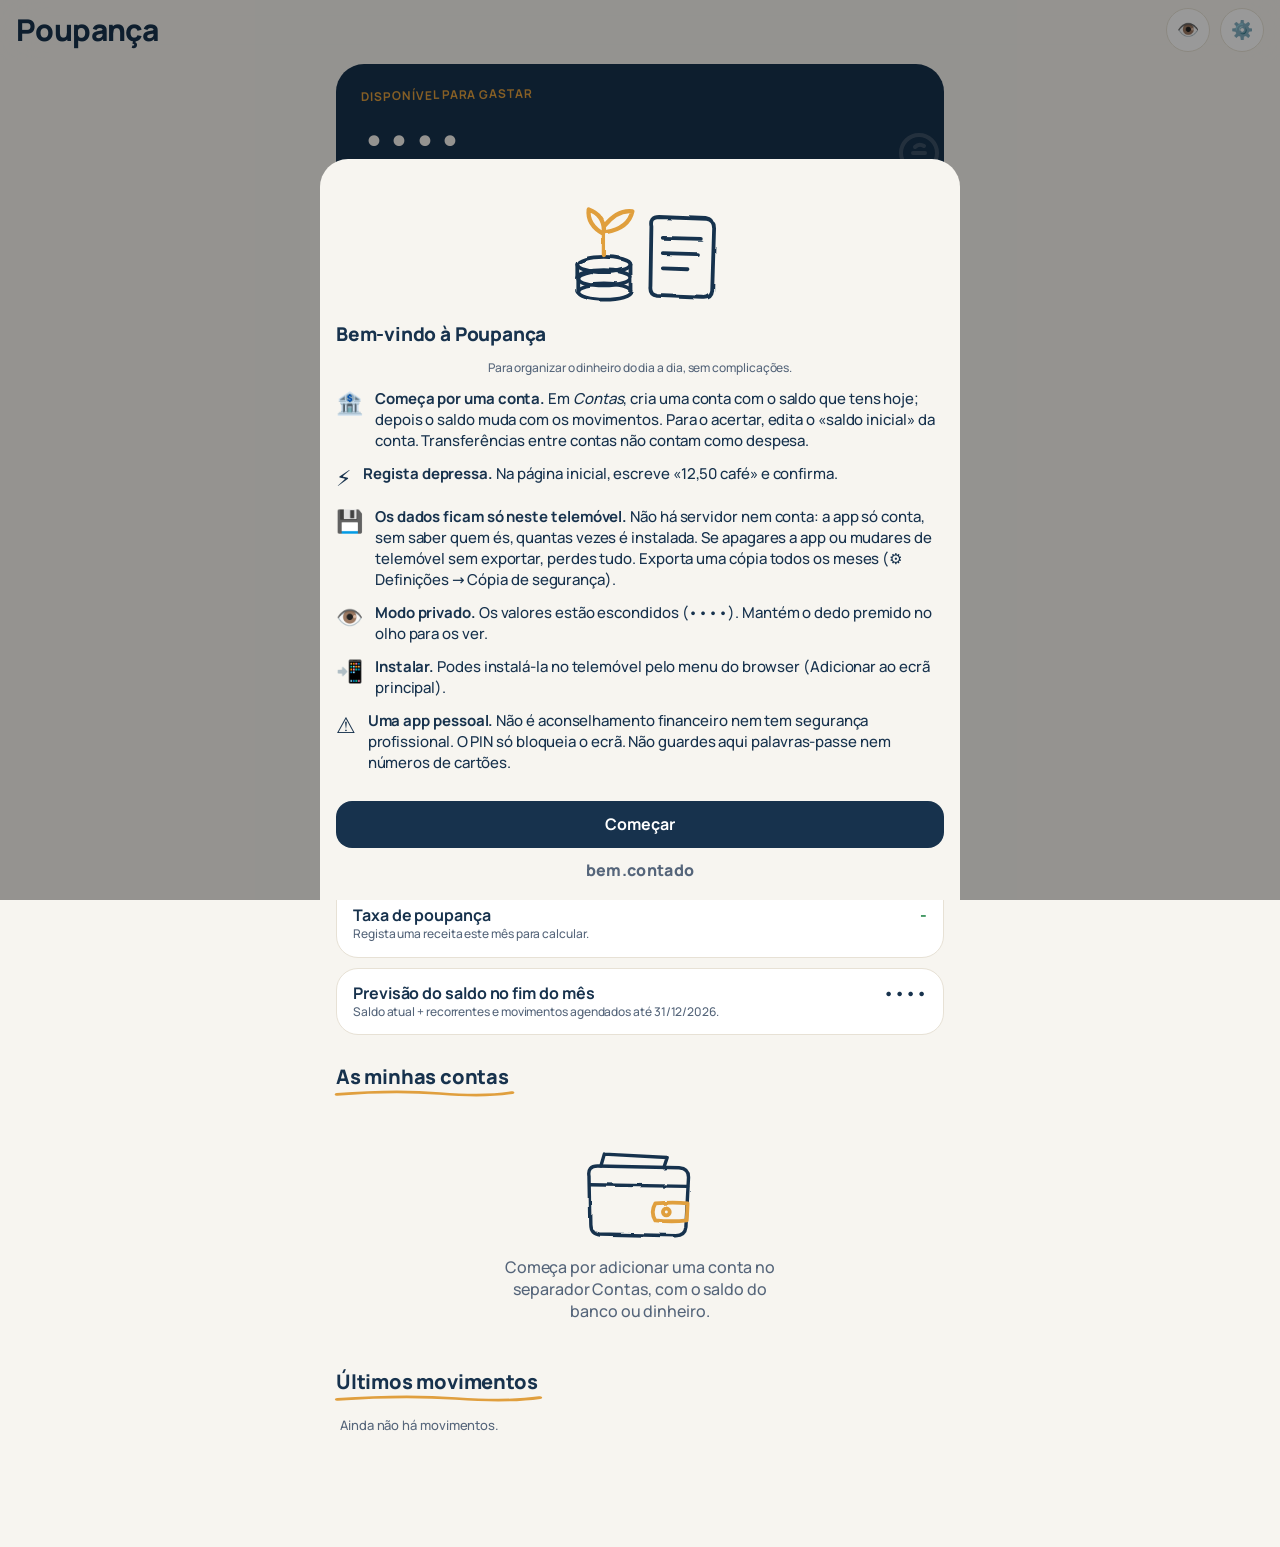
<file: index.html>
<!doctype html>
<html lang="pt-PT">
<head>
<meta charset="utf-8">
<meta name="viewport" content="width=device-width, initial-scale=1, viewport-fit=cover">
<title>Poupança</title>
<meta http-equiv="Content-Security-Policy" content="default-src 'self'; script-src 'self'; style-src 'self' 'unsafe-inline'; img-src 'self' data: blob: https://bemcontadopt.goatcounter.com; base-uri 'none'; form-action 'none'; object-src 'none'">
<meta name="theme-color" content="#F7F5F0" media="(prefers-color-scheme: light)">
<meta name="theme-color" content="#0e1f31" media="(prefers-color-scheme: dark)">
<meta name="apple-mobile-web-app-capable" content="yes">
<meta name="mobile-web-app-capable" content="yes">
<meta name="apple-mobile-web-app-title" content="Poupança">
<meta name="apple-mobile-web-app-status-bar-style" content="black-translucent">
<link rel="manifest" href="manifest.webmanifest">
<link rel="apple-touch-icon" href="icons/apple-touch-icon.png">
<link rel="icon" href="icons/icon-192.png">
<link rel="preload" href="fonts/manrope-latin-800-normal.woff2" as="font" type="font/woff2" crossorigin>
<link rel="stylesheet" href="style.css">
</head>
<body>
<svg width="0" height="0" style="position:absolute" aria-hidden="true" focusable="false"><filter id="mao"><feTurbulence type="fractalNoise" baseFrequency="0.035" numOctaves="2" seed="7"/><feDisplacementMap in="SourceGraphic" scale="3.5"/></filter></svg>
<header id="top"><h1 id="title">Poupança</h1><div class="hr"><button id="eye" aria-label="Mostrar valores (mantém premido; com leitor de ecrã, toca duas vezes)" aria-pressed="false">👁️</button><button id="defs" aria-label="Definições">⚙️</button><button id="add" aria-label="Adicionar">+</button></div></header>
<main id="view"></main>
<nav id="tabs"></nav>
<div id="cover"><div>🔒<br>Poupança</div></div>
<div id="lock" hidden role="dialog" aria-modal="true" aria-label="Bloqueio com PIN"></div>
<div id="sheet-bg" hidden><div id="sheet" role="dialog" aria-modal="true"></div></div>
<input id="file" type="file" accept=".json,application/json" hidden>
<script src="desafios.js"></script>
<script src="analise.js"></script>
<script src="app.js"></script>
</body>
</html>
</file>
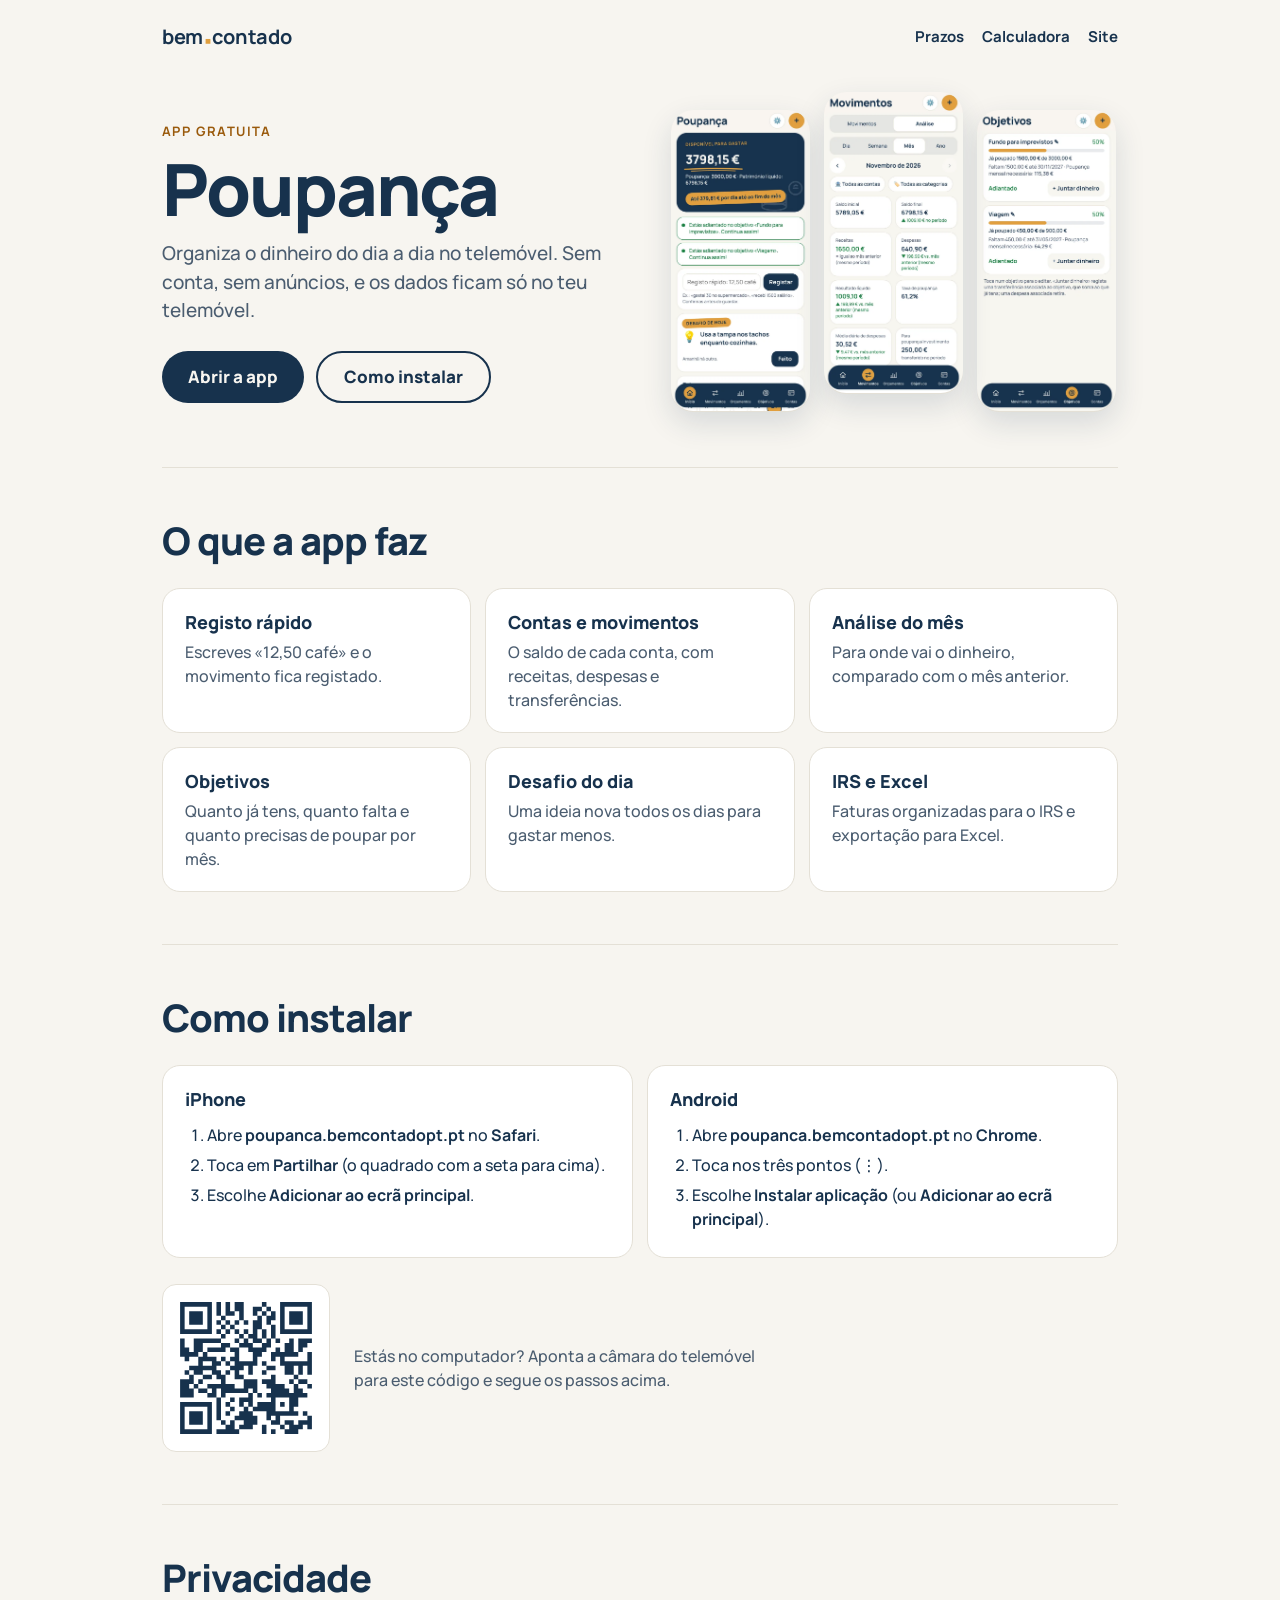
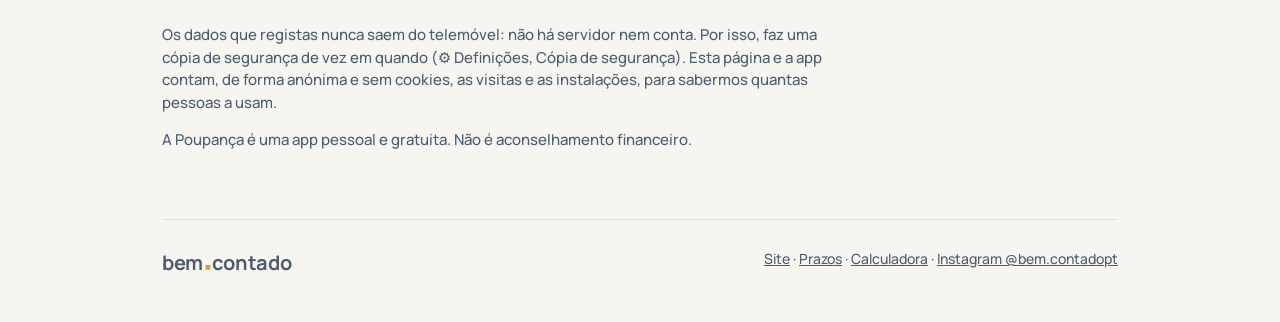
<file: instalar/index.html>
<!doctype html>
<html lang="pt-PT">
<head>
<meta charset="utf-8">
<meta name="viewport" content="width=device-width, initial-scale=1, viewport-fit=cover">
<title>Poupança · app gratuita da bem.contado</title>
<meta name="description" content="Poupança: app gratuita para organizar o dinheiro do dia a dia. Sem conta, sem anúncios, com os dados só no teu telemóvel.">
<meta property="og:title" content="Poupança · app gratuita da bem.contado">
<meta property="og:description" content="Organiza o dinheiro do dia a dia no telemóvel. Sem conta, sem anúncios, com os dados só no teu telemóvel.">
<meta property="og:image" content="https://poupanca.bemcontadopt.pt/instalar/img/inicio.webp">
<meta property="og:url" content="https://poupanca.bemcontadopt.pt/instalar/">
<meta name="theme-color" content="#17324D">
<link rel="icon" href="../icons/icon-192.png">
<link rel="apple-touch-icon" href="../icons/apple-touch-icon.png">
<link rel="preload" href="../fonts/manrope-latin-800-normal.woff2" as="font" type="font/woff2" crossorigin>
<style>
@font-face { font-family: Manrope; src: url(../fonts/manrope-latin-500-normal.woff2) format("woff2"); font-weight: 500; font-display: swap; }
@font-face { font-family: Manrope; src: url(../fonts/manrope-latin-700-normal.woff2) format("woff2"); font-weight: 700; font-display: swap; }
@font-face { font-family: Manrope; src: url(../fonts/manrope-latin-800-normal.woff2) format("woff2"); font-weight: 800; font-display: swap; }
/* --ambar nos pormenores; nas letras pequenas sobre fundo claro usa-se o âmbar escuro (contraste 5,0:1) */
:root { --azul: #17324D; --creme: #F7F5F0; --ambar: #E09F3E; --ambar-letra: #9A5A0C; --texto: #17324D; --suave: #4b5d70; --linha: #e4e0d6; }
* { box-sizing: border-box; }
html, body { margin: 0; }
body { font-family: Manrope, system-ui, sans-serif; font-weight: 500; color: var(--texto); background: var(--creme); line-height: 1.5; -webkit-text-size-adjust: 100%; }
a { color: inherit; }
.wrap { max-width: 1000px; margin: 0 auto; padding: 0 22px; }
header.topo { padding: 22px 0; display: flex; justify-content: space-between; align-items: center; gap: 12px 20px; flex-wrap: wrap; }
.topo nav { display: flex; gap: 18px; font-weight: 700; font-size: 15px; }
.topo nav a { text-decoration: none; white-space: nowrap; }
.topo nav a:hover { text-decoration: underline; text-decoration-color: var(--ambar); text-decoration-thickness: 3px; text-underline-offset: 6px; }
.marca { font-weight: 700; font-size: 20px; letter-spacing: -.3px; text-decoration: none; white-space: nowrap; }
.sr { position: absolute; width: 1px; height: 1px; overflow: hidden; clip: rect(0 0 0 0); white-space: nowrap; }
.marca .ponto { display: inline-block; width: .3em; height: .3em; margin: 0 .05em 0 .07em; fill: var(--ambar); vertical-align: baseline; }
.hero { display: grid; gap: 36px; align-items: center; padding: 18px 0 56px; }
.etiqueta { display: inline-block; color: var(--ambar-letra); font-weight: 700; font-size: 13px; letter-spacing: 1.4px; text-transform: uppercase; }
h1 { font-weight: 800; font-size: clamp(44px, 9vw, 72px); line-height: 1.02; letter-spacing: -2px; margin: 10px 0 14px; }
.sub { font-size: 19px; color: var(--suave); margin: 0 0 26px; max-width: 30em; }
.botoes { display: flex; flex-wrap: wrap; gap: 12px; }
.btn { display: inline-flex; align-items: center; justify-content: center; min-height: 52px; padding: 0 26px; border-radius: 999px; font-weight: 800; font-size: 17px; text-decoration: none; }
.btn.principal { background: var(--azul); color: var(--creme); }
.btn.secundario { border: 2px solid var(--azul); }
.btn:focus-visible { outline: 3px solid var(--ambar); outline-offset: 3px; }
.ecras { display: flex; gap: 14px; justify-content: center; }
.ecras img { width: 31%; max-width: 230px; height: auto; border-radius: 22px; box-shadow: 0 1px 0 var(--linha), 0 12px 30px rgba(23, 50, 77, .14); background: #fff; }
.ecras img:nth-child(2) { transform: translateY(-18px); }
section { padding: 52px 0; border-top: 1px solid var(--linha); }
h2 { font-weight: 800; font-size: clamp(28px, 5vw, 38px); letter-spacing: -1px; line-height: 1.1; margin: 0 0 26px; }
.grelha { display: grid; gap: 14px; }
.cartao { background: #fff; border: 1px solid var(--linha); border-radius: 18px; padding: 20px 22px; }
.cartao h3 { margin: 0 0 4px; font-size: 18px; font-weight: 800; }
.cartao p { margin: 0; color: var(--suave); }
.passos { display: grid; gap: 14px; }
.passos ol { margin: 10px 0 0; padding-left: 22px; }
.passos li { margin: 6px 0; }
.qr { display: flex; gap: 24px; align-items: center; flex-wrap: wrap; }
.qr img { width: 168px; height: 168px; border-radius: 14px; border: 1px solid var(--linha); background: #fff; padding: 8px; }
.qr p { max-width: 26em; margin: 0; color: var(--suave); }
.nota { color: var(--suave); font-size: 15px; max-width: 46em; }
footer { padding: 28px 0 44px; border-top: 1px solid var(--linha); color: var(--suave); font-size: 14px; display: flex; flex-wrap: wrap; gap: 8px 20px; justify-content: space-between; }
@media (min-width: 760px) {
  .hero { grid-template-columns: 1.05fr 1fr; padding-top: 36px; }
  .grelha { grid-template-columns: repeat(3, 1fr); }
  .passos { grid-template-columns: 1fr 1fr; }
}
@media (prefers-color-scheme: dark) {
  :root { --creme: #0e1f31; --texto: #F7F5F0; --suave: #b9c3cd; --linha: #24384d; }
  .btn.principal { background: var(--ambar); color: #0e1f31; }
  .btn.secundario { border-color: #F7F5F0; }
  .etiqueta { color: var(--ambar); }
  .cartao { background: #132a41; }
}
</style>
</head>
<body>
<div class="wrap">
  <header class="topo"><a class="marca" href="https://bemcontadopt.pt/">bem<span class="sr">.</span><svg class="ponto" viewBox="0 0 10 10" aria-hidden="true"><rect x="1" y="1.6" width="8" height="8"/></svg>contado<span class="sr">, site</span></a>
    <nav aria-label="Ligações"><a href="https://bemcontadopt.pt/prazos/">Prazos</a> <a href="https://bemcontadopt.pt/quanto-por-de-lado/">Calculadora</a> <a href="https://bemcontadopt.pt/">Site</a></nav>
  </header>

  <main>
    <div class="hero">
      <div>
        <span class="etiqueta">App gratuita</span>
        <h1>Poupança</h1>
        <p class="sub">Organiza o dinheiro do dia a dia no telemóvel. Sem conta, sem anúncios, e os dados ficam só no teu telemóvel.</p>
        <div class="botoes">
          <a class="btn principal" href="../" data-contar="abrir-app">Abrir a app</a>
          <a class="btn secundario" href="#instalar" data-contar="ver-instrucoes">Como instalar</a>
        </div>
      </div>
      <div class="ecras">
        <img src="img/inicio.webp" width="585" height="1266" alt="Ecrã inicial da Poupança com o dinheiro disponível para gastar, os objetivos e o registo rápido">
        <img src="img/analise.webp" width="585" height="1266" alt="Análise do mês com receitas, despesas, resultado e taxa de poupança">
        <img src="img/objetivos.webp" width="585" height="1266" alt="Objetivos de poupança com o valor já poupado e a poupança mensal necessária">
      </div>
    </div>

    <section aria-labelledby="t-faz">
      <h2 id="t-faz">O que a app faz</h2>
      <div class="grelha">
        <div class="cartao"><h3>Registo rápido</h3><p>Escreves «12,50 café» e o movimento fica registado.</p></div>
        <div class="cartao"><h3>Contas e movimentos</h3><p>O saldo de cada conta, com receitas, despesas e transferências.</p></div>
        <div class="cartao"><h3>Análise do mês</h3><p>Para onde vai o dinheiro, comparado com o mês anterior.</p></div>
        <div class="cartao"><h3>Objetivos</h3><p>Quanto já tens, quanto falta e quanto precisas de poupar por mês.</p></div>
        <div class="cartao"><h3>Desafio do dia</h3><p>Uma ideia nova todos os dias para gastar menos.</p></div>
        <div class="cartao"><h3>IRS e Excel</h3><p>Faturas organizadas para o IRS e exportação para Excel.</p></div>
      </div>
    </section>

    <section id="instalar" aria-labelledby="t-instalar">
      <h2 id="t-instalar">Como instalar</h2>
      <div class="passos">
        <div class="cartao"><h3>iPhone</h3>
          <ol>
            <li>Abre <b>poupanca.bemcontadopt.pt</b> no <b>Safari</b>.</li>
            <li>Toca em <b>Partilhar</b> (o quadrado com a seta para cima).</li>
            <li>Escolhe <b>Adicionar ao ecrã principal</b>.</li>
          </ol>
        </div>
        <div class="cartao"><h3>Android</h3>
          <ol>
            <li>Abre <b>poupanca.bemcontadopt.pt</b> no <b>Chrome</b>.</li>
            <li>Toca nos três pontos (⋮).</li>
            <li>Escolhe <b>Instalar aplicação</b> (ou <b>Adicionar ao ecrã principal</b>).</li>
          </ol>
        </div>
      </div>
      <div class="qr" style="margin-top:26px">
        <img src="qr.svg" width="168" height="168" alt="Código QR para abrir poupanca.bemcontadopt.pt/instalar">
        <p>Estás no computador? Aponta a câmara do telemóvel para este código e segue os passos acima.</p>
      </div>
    </section>

    <section aria-labelledby="t-priv">
      <h2 id="t-priv">Privacidade</h2>
      <p class="nota">Os dados que registas nunca saem do telemóvel: não há servidor nem conta. Por isso, faz uma cópia de segurança de vez em quando (⚙️ Definições, Cópia de segurança). Esta página e a app contam, de forma anónima e sem cookies, as visitas e as instalações, para sabermos quantas pessoas a usam.</p>
      <p class="nota">A Poupança é uma app pessoal e gratuita. Não é aconselhamento financeiro.</p>
    </section>
  </main>

  <footer>
    <a class="marca" href="https://bemcontadopt.pt/">bem<span class="sr">.</span><svg class="ponto" viewBox="0 0 10 10" aria-hidden="true"><rect x="1" y="1.6" width="8" height="8"/></svg>contado<span class="sr">, site</span></a>
    <span><a href="https://bemcontadopt.pt/">Site</a> · <a href="https://bemcontadopt.pt/prazos/">Prazos</a> · <a href="https://bemcontadopt.pt/quanto-por-de-lado/">Calculadora</a> · <a href="https://www.instagram.com/bem.contadopt/">Instagram @bem.contadopt</a></span>
  </footer>
</div>
<script src="contador.js"></script>
</body>
</html>
</file>
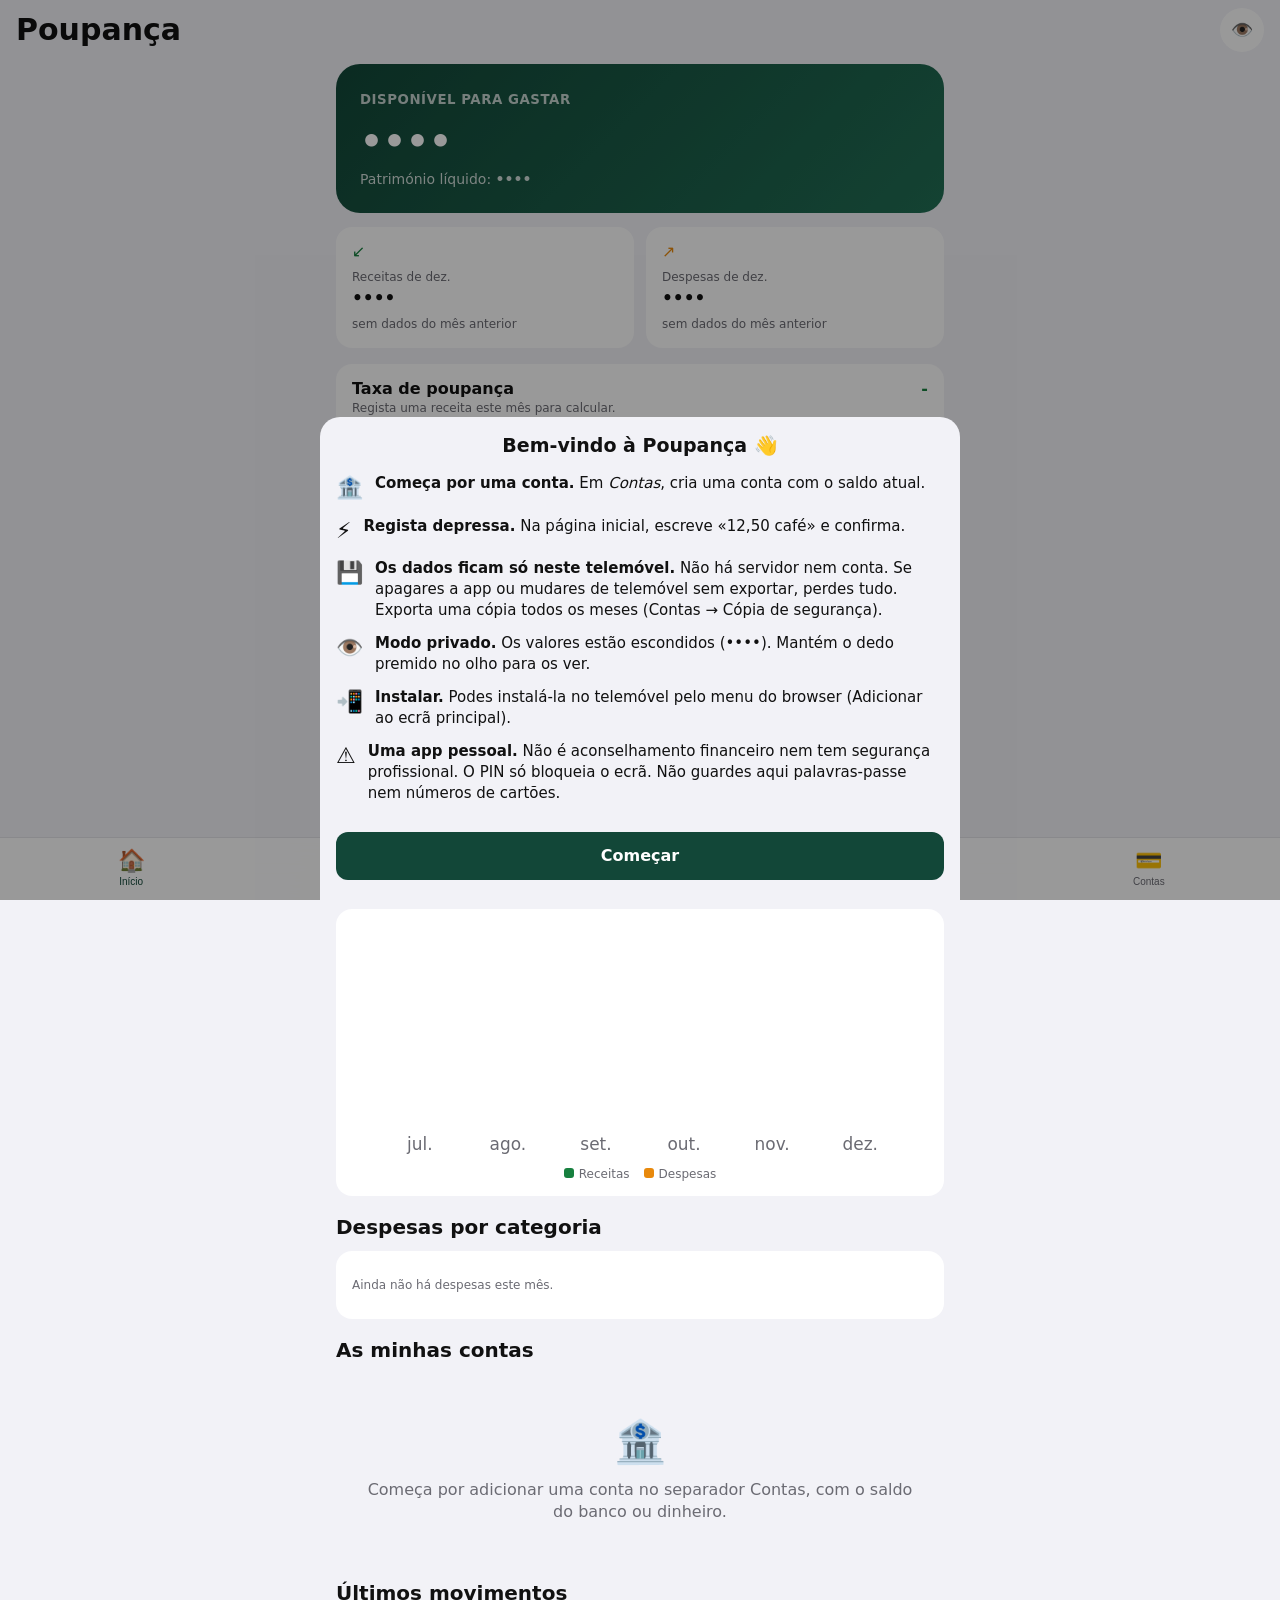
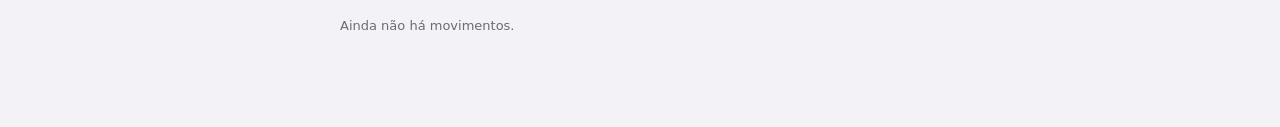
<file: testes/versao-anterior-v20/index.html>
<!doctype html>
<html lang="pt-PT">
<head>
<meta charset="utf-8">
<meta name="viewport" content="width=device-width, initial-scale=1, viewport-fit=cover">
<title>Poupança</title>
<meta http-equiv="Content-Security-Policy" content="default-src 'self'; script-src 'self'; style-src 'self' 'unsafe-inline'; img-src 'self' data: blob:; base-uri 'none'; form-action 'none'; object-src 'none'">
<meta name="theme-color" content="#124738">
<meta name="apple-mobile-web-app-capable" content="yes">
<meta name="mobile-web-app-capable" content="yes">
<meta name="apple-mobile-web-app-title" content="Poupança">
<meta name="apple-mobile-web-app-status-bar-style" content="black-translucent">
<link rel="manifest" href="manifest.webmanifest">
<link rel="apple-touch-icon" href="icons/apple-touch-icon.png">
<link rel="icon" href="icons/icon-192.png">
<link rel="stylesheet" href="style.css">
</head>
<body>
<header id="top"><h1 id="title">Poupança</h1><div class="hr"><button id="eye" aria-label="Mostrar valores (mantém premido; com leitor de ecrã, toca duas vezes)" aria-pressed="false">👁️</button><button id="add" aria-label="Adicionar">+</button></div></header>
<main id="view"></main>
<nav id="tabs"></nav>
<div id="cover"><div>🔒<br>Poupança</div></div>
<div id="lock" hidden role="dialog" aria-modal="true" aria-label="Bloqueio com PIN"></div>
<div id="sheet-bg" hidden><div id="sheet" role="dialog" aria-modal="true"></div></div>
<script src="app.js"></script>
</body>
</html>
</file>
<file: style.css>
:root{--forest:#124738;--forest2:#216e54;--bg:#f2f2f7;--card:#fff;--text:#111;--sub:#6b6b73;--line:#e3e3e8;--green:#1f9d55;--red:#d93a3a;--orange:#e8890c}
@media(prefers-color-scheme:dark){:root{--bg:#000;--card:#1c1c1e;--text:#f2f2f7;--sub:#9a9aa2;--line:#2c2c2e;--forest:#3fae8a;--forest2:#2c7d63}}
*{box-sizing:border-box;-webkit-tap-highlight-color:transparent}
html,body{margin:0;height:100%}
body{font:16px/1.35 -apple-system,BlinkMacSystemFont,"SF Pro Text",system-ui,sans-serif;background:var(--bg);color:var(--text);overscroll-behavior:none}
header{position:fixed;top:0;left:0;right:0;z-index:5;display:flex;align-items:center;justify-content:space-between;padding:calc(env(safe-area-inset-top) + 8px) 16px 8px;background:color-mix(in srgb,var(--bg) 88%,transparent);backdrop-filter:blur(20px);-webkit-backdrop-filter:blur(20px)}
h1{margin:0;font-size:30px;font-weight:700}
#add{width:36px;height:36px;border-radius:50%;border:0;background:var(--forest);color:#fff;font-size:24px;line-height:1}
main{padding:calc(env(safe-area-inset-top) + 64px) 16px calc(env(safe-area-inset-bottom) + 84px);max-width:640px;margin:0 auto}
nav{position:fixed;bottom:0;left:0;right:0;z-index:5;display:flex;padding:6px 4px calc(env(safe-area-inset-bottom) + 4px);background:color-mix(in srgb,var(--card) 90%,transparent);backdrop-filter:blur(20px);-webkit-backdrop-filter:blur(20px);border-top:1px solid var(--line)}
nav button{flex:1;border:0;background:none;color:var(--sub);font-size:10px;display:flex;flex-direction:column;align-items:center;gap:2px;padding:4px 0}
nav button span{font-size:22px}
nav button.on{color:var(--forest)}
.hero{background:linear-gradient(135deg,#124738,#216e54);color:#fff;border-radius:24px;padding:24px;margin-bottom:14px}
.hero small{opacity:.75;font-weight:600;letter-spacing:.04em}
.hero b{display:block;font-size:36px;margin:8px 0 4px;font-weight:700}
.hero div{opacity:.8;font-size:14px}
.row2{display:grid;grid-template-columns:1fr 1fr;gap:12px;margin-bottom:6px}
.card{background:var(--card);border-radius:16px;padding:14px 16px;margin-bottom:10px}
.metric small{color:var(--sub);display:block;margin:6px 0 2px;font-size:12px}
.metric b{font-size:17px}
h2{font-size:20px;margin:18px 0 10px}
.item{display:flex;align-items:center;gap:12px;background:var(--card);padding:12px 16px;border-bottom:1px solid var(--line);width:100%;border-left:0;border-right:0;border-top:0;text-align:left;color:inherit;font:inherit}
.list{border-radius:16px;overflow:hidden;margin-bottom:12px}
.list .item:last-child{border-bottom:0}
.ico{width:36px;height:36px;border-radius:10px;background:color-mix(in srgb,var(--forest) 12%,transparent);display:grid;place-items:center;font-size:18px;flex:none}
.grow{flex:1;min-width:0}
.grow div:first-child{font-weight:500}
.sub{color:var(--sub);font-size:12px}
.amt{font-weight:600;white-space:nowrap}
.pos{color:var(--green)}.neg{color:var(--red)}
.bar{height:8px;border-radius:4px;background:var(--line);overflow:hidden;margin:8px 0}
.bar i{display:block;height:100%;background:var(--forest);border-radius:4px}
.bar.over i{background:var(--red)}
.empty{text-align:center;color:var(--sub);padding:40px 20px}
.empty span{font-size:42px;display:block;margin-bottom:8px}
.note{color:var(--sub);font-size:13px;margin:8px 4px}
#sheet-bg{position:fixed;inset:0;z-index:20;background:rgba(0,0,0,.4);display:flex;align-items:flex-end;justify-content:center}
#sheet-bg[hidden]{display:none}
#sheet{background:var(--bg);width:100%;max-width:640px;max-height:92%;overflow:auto;border-radius:20px 20px 0 0;padding:16px 16px calc(env(safe-area-inset-bottom) + 20px)}
#sheet h3{margin:0 0 14px;text-align:center}
label{display:block;font-size:13px;color:var(--sub);margin:12px 4px 4px}
input,select{width:100%;font:inherit;font-size:16px;padding:12px;border-radius:12px;border:1px solid var(--line);background:var(--card);color:var(--text)}
.btns{display:flex;gap:10px;margin-top:20px}
.btn{flex:1;padding:13px;border-radius:12px;border:0;font:inherit;font-weight:600;background:var(--card);color:var(--text)}
.btn.main{background:var(--forest);color:#fff}
.btn.del{color:var(--red)}
.btn:disabled{opacity:.4}
.seg{display:flex;background:var(--line);border-radius:10px;padding:2px}
.seg button{flex:1;border:0;background:none;padding:8px;border-radius:8px;font:inherit;font-size:14px;color:var(--text)}
.seg button.on{background:var(--card);font-weight:600}
.step{display:flex;align-items:center;gap:10px;margin-top:8px}
.step button{width:34px;height:34px;border-radius:50%;border:0;background:var(--line);color:var(--text);font-size:18px}
.step span{flex:1;font-size:13px;color:var(--sub)}
.hero b{font-size:36px}
.between{display:flex;justify-content:space-between;align-items:baseline;gap:8px}
.row2 .btn{padding:14px 8px}
.btn.alt{background:var(--forest2)}
.card.metric small{display:block}
.metric small.pos,.metric small.neg{margin-top:4px}
.warnt{color:var(--orange)}
.bar.warn i{background:var(--orange)}
.card.example{opacity:.55}
.alert{border-radius:12px;padding:11px 14px;margin-bottom:8px;font-size:14px;background:var(--card);border-left:4px solid var(--sub)}
.alert.neg{border-color:var(--red)}.alert.warn{border-color:var(--orange)}.alert.pos{border-color:var(--green)}.alert.info{border-color:var(--forest)}
.kv{display:flex;flex-wrap:wrap;gap:10px 16px}
.kv>div{flex:1 1 40%;display:flex;flex-direction:column}
.kv span,.kv2 span{color:var(--sub);font-size:12px}
.kv b{font-size:16px}
.kv .tot{flex-basis:100%;border-top:1px solid var(--line);padding-top:8px}
.kv2{display:grid;grid-template-columns:1fr 1fr;gap:8px;margin:6px 0}
.kv2>div{display:flex;flex-direction:column}
.catrow{display:flex;justify-content:space-between;margin-top:8px;font-size:14px}
.ax{font-size:10px;fill:var(--sub);paint-order:stroke;stroke:var(--card);stroke-width:3px;stroke-linejoin:round}
.legend{display:flex;gap:14px;font-size:12px;color:var(--sub);justify-content:center}
.legend i{display:inline-block;width:10px;height:10px;border-radius:3px;margin-right:5px}
.filters{display:grid;grid-template-columns:1fr 1fr;gap:8px;margin:8px 0 12px}
.filters select:last-child{grid-column:span 2}
.filters select,#q{padding:10px;font-size:16px}
.link{cursor:pointer}
.btn.main[data-act=new]{width:100%}
#lock{position:fixed;inset:0;z-index:50;background:var(--bg);display:flex;align-items:center;justify-content:center}
#lock[hidden]{display:none}
.lockbox{width:100%;max-width:320px;text-align:center;padding:20px}
.lockico{font-size:40px}
.lockbox h2{margin:8px 0 16px}
.dots{display:flex;justify-content:center;gap:14px;margin-bottom:10px}
.dots i{width:14px;height:14px;border-radius:50%;border:2px solid var(--forest)}
.dots i.on{background:var(--forest)}
.lockmsg{min-height:20px;color:var(--red);font-size:14px;margin-bottom:10px}
.pad{display:grid;grid-template-columns:repeat(3,1fr);gap:14px;justify-items:center}
.pad button{width:72px;height:72px;border-radius:50%;border:0;background:var(--card);color:var(--text);font-size:28px;font-weight:500}
.pad button:active{background:var(--line)}
.linkbtn{margin-top:20px;border:0;background:none;color:var(--forest);font-size:15px}

html{-webkit-text-size-adjust:100%;touch-action:manipulation}
body,button,input,select,.item,.pad,nav{touch-action:manipulation}
button,nav,.pad,.lockbox,header{-webkit-user-select:none;user-select:none;-webkit-touch-callout:none}
input,select,textarea{font-size:16px}

#cover{position:fixed;inset:0;z-index:100;background:#124738;color:#fff;display:none;align-items:center;justify-content:center;text-align:center;font-size:28px;font-weight:700;line-height:1.6}
#cover.on{display:flex}

.hr{display:flex;gap:10px;align-items:center}
#eye{width:36px;height:36px;border-radius:50%;border:0;background:var(--card);font-size:18px;line-height:1}
#eye[hidden],#add[hidden]{display:none}
#eye{touch-action:none;-webkit-user-select:none;user-select:none;-webkit-touch-callout:none}

input[type=date]{display:block;width:100%;min-width:0;max-width:100%;min-height:46px;-webkit-appearance:none;appearance:none;text-align:left}
input[type=date]::-webkit-date-and-time-value{text-align:left;min-height:1.2em}
.formerr{color:var(--red);font-size:14px;margin-top:12px;text-align:center}
.formerr:empty{display:none}
#toast{position:fixed;left:16px;right:16px;bottom:calc(env(safe-area-inset-bottom) + 90px);z-index:60;background:#222;color:#fff;border-radius:12px;padding:12px 14px;font-size:14px;text-align:center;opacity:0;pointer-events:none;transition:opacity .2s}
#toast.on{opacity:1}

.qarow{display:flex;gap:8px}
.qarow input{flex:1;min-width:0}
.qarow .btn{flex:none;padding:0 16px}
.wl{display:flex;gap:12px;margin:12px 0;font-size:15px;line-height:1.4}
.wl>span{font-size:22px;flex:none}

/* ---- v17: contraste, alvos de toque, ecrãs pequenos, formulários ---- */
:root{--green:#17803f;--warnt:#b45309;--btn:#124738;--btn2:#216e54}
@media(prefers-color-scheme:dark){:root{--green:#2fb86b;--warnt:#f59e0b;--btn:#1b6b50;--btn2:#23805f}}
.btn.main,#add{background:var(--btn)}
.btn.alt{background:var(--btn2)}
.warnt{color:var(--warnt)}
#add,#eye{width:44px;height:44px}
.step button{width:44px;height:44px}
.seg button{min-height:44px}
.btn{min-height:44px}
.linkbtn{min-height:44px;padding:0 16px}
nav button{min-height:52px}
.hero b{font-size:clamp(26px,9vw,36px);overflow-wrap:anywhere}
.metric b,.kv b,.amt{overflow-wrap:anywhere}
input.sec{-webkit-text-security:disc;text-security:disc}
#sheet{padding-bottom:0}
.actionbar{position:sticky;bottom:0;background:var(--bg);padding:8px 0 calc(env(safe-area-inset-bottom) + 12px);margin-top:12px;border-top:1px solid var(--line)}
.actionbar .btns{margin-top:0}
.actionbar .formerr{margin-top:0;padding-bottom:4px}

/* ---- v20 ---- */
#sheet h2{margin:0 0 14px;text-align:center;font-size:19px}
:root{--red:#c62828}
@media(prefers-color-scheme:dark){:root{--red:#ff6b6b}}

/* ---- v21: Análise financeira (Fase 1) ---- */
.an-modes{margin-bottom:8px}
.an-nav{display:flex;align-items:center;justify-content:space-between;gap:8px;margin:2px 0 8px}
.an-nav button{flex:none;width:44px;height:44px;border-radius:50%;border:0;background:var(--card);color:var(--text);font-size:24px;line-height:1}
.an-nav button:disabled{opacity:.3}
.an-nav .lbl{flex:1;min-width:0;text-align:center;font-weight:600;font-size:17px;overflow-wrap:anywhere}
.an-nav .lbl::first-letter,.an-dh h2::first-letter{text-transform:uppercase}
.an-today{display:block;margin:0 auto 6px}
.an-chips{display:flex;flex-wrap:wrap;gap:8px;margin:4px 0 12px}
.an-chip{min-height:44px;max-width:100%;padding:0 14px;border-radius:22px;border:1px solid var(--line);background:var(--card);color:var(--text);font:inherit;font-size:14px;white-space:nowrap;overflow:hidden;text-overflow:ellipsis}
.an-chip.on{border-color:var(--forest);color:var(--forest);font-weight:600}
.an-grid{display:grid;grid-template-columns:1fr 1fr;gap:10px;margin-bottom:10px}
.an-card{margin:0;min-width:0}
.an-card span{display:block;color:var(--sub);font-size:12px}
.an-card b{display:block;font-size:17px;margin:4px 0 2px;overflow-wrap:anywhere}
.an-card small{display:block;font-size:12px}
.an-bridge summary{min-height:44px;display:flex;align-items:center;font-weight:600;cursor:pointer}
.an-rows>div{display:flex;justify-content:space-between;gap:8px;padding:6px 0;font-size:14px}
.an-rows .tot{border-top:1px solid var(--line);font-weight:700}
.an-rows b{overflow-wrap:anywhere;text-align:right}
.an-tip{min-height:38px;font-size:14px;margin-bottom:4px;overflow-wrap:anywhere}
.an-chart{touch-action:pan-y;-webkit-user-select:none;user-select:none;border-radius:10px}
.an-chart svg{display:block;width:100%;height:auto;touch-action:pan-y}
.an-step{display:flex;align-items:center;justify-content:space-between;gap:8px;color:var(--sub);font-size:12px;text-align:center}
.an-step button{flex:none;width:44px;height:44px;border-radius:50%;border:0;background:var(--bg);color:var(--text);font-size:22px}
.an-leg{display:flex;gap:14px;justify-content:center;font-size:12px;color:var(--sub);margin-top:4px;flex-wrap:wrap}
.an-leg i{display:inline-block;width:10px;height:10px;border-radius:3px;margin-right:5px;vertical-align:-1px}
.an-leg i.dash{background:none;border:2px dotted var(--sub);height:0;width:14px;border-radius:0;vertical-align:3px}
.an-win{margin-bottom:10px}
.an-foot{margin:8px 0 0;font-size:12px}
.an-data{margin-top:8px;font-size:13px}
.an-data summary{min-height:44px;display:flex;align-items:center;color:var(--sub);cursor:pointer}
.an-data table{width:100%;border-collapse:collapse}
.an-data th,.an-data td{padding:6px 4px;text-align:left;border-bottom:1px solid var(--line)}
.an-cats{padding:6px 16px}
.an-cat{display:block;width:100%;text-align:left;border:0;background:none;color:inherit;font:inherit;padding:10px 0;border-bottom:1px solid var(--line);min-height:44px}
.an-cat:last-child{border-bottom:0}
.an-cat.on{background:color-mix(in srgb,var(--forest) 10%,transparent);border-radius:10px;padding-left:8px;padding-right:8px}
.an-cat.on .sub{color:var(--text)}
.an-cat .bar{display:block}
.an-cat small{display:block;font-size:12px}
.an-dh h2{margin:14px 0 8px;overflow-wrap:anywhere}
.an-dh .linkbtn{flex:none;padding:0 4px}
.an-lock{text-align:center;color:var(--sub);padding:28px 16px}
.an-lock span{font-size:34px}
.an-pick{padding:2px 16px}
.chk{display:flex;align-items:center;gap:12px;min-height:48px;padding:6px 0;border-bottom:1px solid var(--line)}
.chk:last-child{border-bottom:0}
.chk input{flex:none;width:22px;height:22px;padding:0}
.chk .nm{flex:1;min-width:0;overflow:hidden;text-overflow:ellipsis;white-space:nowrap}
.chk small{flex:none;max-width:40%;overflow:hidden;text-overflow:ellipsis;white-space:nowrap}
.linkcard{border-radius:16px;border:0;margin:6px 0;width:100%;text-align:left;min-height:56px}
.an-fade{animation:anfade .25s ease}
@keyframes anfade{from{opacity:.4}to{opacity:1}}
@media(prefers-reduced-motion:reduce){.an-fade{animation:none}}

/* ---- v23: o «Nome ✎» do objetivo é um botão (teclado e leitores de ecrã), com o mesmo aspeto do texto a negrito ---- */
.goalname{-webkit-appearance:none;appearance:none;border:0;background:none;padding:0;margin:0;font:inherit;font-weight:700;color:inherit;text-align:left;min-width:0}

/* ---- v24: interface mais simples (Início curto, Definições, Movimentos por mês, objetivos compactos) ---- */
#defs{width:44px;height:44px;border-radius:50%;border:0;background:var(--card);font-size:18px;line-height:1}
h1{min-width:0;overflow:hidden;text-overflow:ellipsis;white-space:nowrap}
@media(max-width:360px){h1{font-size:23px}.hr{gap:6px}}
.mgrid{display:grid;grid-template-columns:1fr 1fr;gap:10px;margin-bottom:10px}
.mgrid>div{min-width:0}
.mgrid .lbl{display:block;color:var(--sub);font-size:12px;margin-bottom:2px}
.mgrid b{display:block;font-size:17px;margin:2px 0;overflow-wrap:anywhere}
.mgrid small:not(.lbl){display:block;font-size:12px}
.mdiv{border-top:1px solid var(--line);padding-top:10px}
.filters{grid-template-columns:repeat(3,minmax(0,1fr))}
.filters select:last-child{grid-column:auto}
.filters select{padding:10px 8px;text-overflow:ellipsis}
.filters select.on{border-color:var(--forest);color:var(--forest);font-weight:600}
.fclear{display:block;margin:-6px auto 6px}
h2.mhead{display:flex;justify-content:space-between;align-items:baseline;gap:8px;font-size:15px;margin:16px 4px 8px}
h2.mhead>span:first-child::first-letter{text-transform:uppercase}
h2.mhead .sub{font-size:13px;font-weight:500;text-align:right}
#sheet input[name=amount]{font-size:22px;font-weight:600}
.card.goal{cursor:pointer}
.gline{font-size:14px;margin:6px 0 0}
.gfoot{display:flex;justify-content:space-between;align-items:center;gap:10px;margin-top:10px}
.gfoot .btn{flex:none;padding:8px 14px}
#sheet h3.dh{text-align:left;font-size:13px;color:var(--sub);text-transform:uppercase;letter-spacing:.04em;margin:18px 4px 8px}
#sheet h3.dh:first-of-type{margin-top:4px}
.gfoot .btn{background:var(--bg)}
/* contraste: o verde sobre o fundo cinzento dos títulos de mês precisa de ser mais escuro (WCAG AA) */
h2.mhead .pos{color:#146c35}
@media(prefers-color-scheme:dark){h2.mhead .pos{color:var(--green)}}

/* ---- v26: identidade bem.contado (azul, creme, âmbar, Manrope e traço à mão) ---- */
@font-face{font-family:Manrope;src:url(fonts/manrope-latin-500-normal.woff2) format("woff2");font-weight:400 500;font-display:swap}
@font-face{font-family:Manrope;src:url(fonts/manrope-latin-700-normal.woff2) format("woff2");font-weight:600 700;font-display:swap}
@font-face{font-family:Manrope;src:url(fonts/manrope-latin-800-normal.woff2) format("woff2");font-weight:800 900;font-display:swap}
:root{--azul:#17324D;--creme:#F7F5F0;--ambar:#E09F3E;
  --bg:#F7F5F0;--card:#FFFFFF;--text:#17324D;--sub:#55657a;--line:#e7e1d5;
  --forest:#17324D;--forest2:#2a4d70;--btn:#17324D;--btn2:#2a4d70;--onbtn:#FFFFFF;
  --green:#17803f;--red:#c0392b;--orange:#c77d14;--warnt:#a5530a;--heroBg:#17324D;--heroLine:transparent}
@media(prefers-color-scheme:dark){:root{
  --bg:#0e1f31;--card:#17324D;--text:#F7F5F0;--sub:#bac6d2;--line:#2b4a6a;
  --forest:#E09F3E;--forest2:#c98a2c;--btn:#E09F3E;--btn2:#c98a2c;--onbtn:#17324D;
  --green:#5fd08f;--red:#ff8f85;--orange:#f0b45c;--warnt:#f0b45c;--heroBg:#17324D;--heroLine:#2b4a6a}}
body{font-family:Manrope,-apple-system,BlinkMacSystemFont,system-ui,sans-serif;font-weight:500;letter-spacing:-.005em}
b,strong,h2,h3,.amt,.btn{font-weight:700}
h1{font-weight:800;letter-spacing:-.02em}
h2{font-weight:800;letter-spacing:-.01em;position:relative;display:inline-block;padding-bottom:4px}
#view>h2::after{content:"";position:absolute;left:-2px;right:-6px;bottom:-4px;height:9px;background:url("data:image/svg+xml,%3Csvg xmlns='http://www.w3.org/2000/svg' viewBox='0 0 120 10' preserveAspectRatio='none'%3E%3Cpath d='M2 6 Q40 1 70 5 T118 4' fill='none' stroke='%23E09F3E' stroke-width='3' stroke-linecap='round'/%3E%3C/svg%3E") no-repeat center/100% 100%}
h2.mhead{display:flex}
.btn.main,#add{background:var(--btn);color:var(--onbtn)}
.btn.alt{background:var(--btn2);color:var(--onbtn)}
.btn{border-radius:16px}
.card,.list{border-radius:22px;border:1px solid var(--line)}
.list .item{border-bottom-color:var(--line)}
.ico{border-radius:14px;background:color-mix(in srgb,var(--ambar) 16%,transparent)}
.bar{height:9px;border-radius:6px;background:color-mix(in srgb,var(--text) 10%,transparent)}
.bar i{background:var(--ambar);border-radius:6px}
input,select{border-radius:14px}
input:focus-visible,select:focus-visible,button:focus-visible{outline:3px solid var(--ambar);outline-offset:2px}

/* topo */
header{background:color-mix(in srgb,var(--bg) 90%,transparent)}
#add{background:var(--ambar);color:var(--azul);font-weight:700}
#eye,#defs{border:1px solid var(--line)}

/* cartão principal: azul, valor com sublinhado âmbar à mão e um desenho de moedas */
.hero{position:relative;overflow:hidden;background:var(--heroBg);color:var(--creme);border-radius:28px;padding:24px 24px 22px;border:1px solid var(--heroLine)}
.hero::before{content:"";position:absolute;right:-6px;bottom:-4px;width:150px;height:110px;opacity:.16;pointer-events:none;background:url("data:image/svg+xml,%3Csvg xmlns='http://www.w3.org/2000/svg' viewBox='0 0 150 110' fill='none' stroke='%23F7F5F0' stroke-width='4' stroke-linecap='round'%3E%3Cellipse cx='60' cy='92' rx='34' ry='10'/%3E%3Cpath d='M26 92 L26 76 M94 92 L94 76'/%3E%3Cellipse cx='60' cy='76' rx='34' ry='10'/%3E%3Cpath d='M26 76 L26 60 M94 76 L94 60'/%3E%3Cellipse cx='60' cy='60' rx='34' ry='10'/%3E%3Ccircle cx='120' cy='40' r='18'/%3E%3Cpath d='M114 40 L126 40 M116 34 Q120 30 125 33'/%3E%3C/svg%3E") no-repeat center/contain}
.hero small{color:var(--ambar);opacity:1;font-weight:700;letter-spacing:.08em;font-size:12px;display:inline-block;transform:rotate(-1.2deg);transform-origin:left}
.hero b{display:inline-block;position:relative;font-weight:800;letter-spacing:-.02em;padding-bottom:6px;margin:10px 0 8px}
.hero b::after{content:"";position:absolute;left:-4px;right:-8px;bottom:-4px;height:12px;background:url("data:image/svg+xml,%3Csvg xmlns='http://www.w3.org/2000/svg' viewBox='0 0 160 14' preserveAspectRatio='none' fill='none' stroke='%23E09F3E' stroke-linecap='round'%3E%3Cpath d='M2 6 Q70 1 158 5' stroke-width='4'/%3E%3Cpath d='M20 12 Q80 8 140 11' stroke-width='2.5'/%3E%3C/svg%3E") no-repeat center/100% 100%}
.hero div{opacity:.9;position:relative}
.hero .tag{position:relative;display:inline-block;margin-top:14px;background:var(--ambar);color:var(--azul);font-weight:800;font-size:14px;padding:8px 14px;border-radius:999px;transform:rotate(-2deg);max-width:100%;overflow-wrap:anywhere}

/* alertas: cartão claro com marca de cor à mão */
.alert{border-left:0;border:1px solid var(--line);border-radius:18px;padding:12px 14px 12px 34px;position:relative}
.alert::before{content:"";position:absolute;left:13px;top:17px;width:10px;height:10px;border-radius:50%;background:var(--sub)}
.alert.neg::before{background:var(--red)}.alert.warn::before{background:var(--orange)}.alert.pos::before{background:var(--green)}.alert.info::before{background:var(--ambar)}

/* primeiros passos */
.passos .bar{margin:10px 0 6px}
.passo{display:flex;align-items:center;gap:12px;width:100%;min-height:56px;border:0;border-top:1px dashed var(--line);background:none;color:inherit;font:inherit;text-align:left;padding:8px 2px}
.passo .grow{display:flex;flex-direction:column}
.passo .pt{font-weight:700}
.pchk{flex:none;width:26px;height:26px;border-radius:50%;border:2px solid var(--ambar);display:grid;place-items:center;font-weight:800;color:var(--azul);font-size:15px}
.passo.ok .pchk{background:var(--ambar)}
.passo.ok .pt{text-decoration:line-through;text-decoration-color:var(--ambar);text-decoration-thickness:2px;opacity:.75}
.pesc{display:block;margin:4px auto 0;font-size:14px}

/* semana (dias em comprimidos, hoje em âmbar) */
.dias{display:grid;grid-template-columns:repeat(7,minmax(0,1fr));gap:6px;margin:12px 0 8px}
.dia{display:flex;flex-direction:column;align-items:center;gap:2px;min-height:64px;padding:8px 0 6px;border-radius:999px;border:1px solid var(--line);background:none;color:inherit;font:inherit}
.dia span{font-size:11px;color:var(--sub)}
.dia b{font-size:16px}
.dia i{width:5px;height:5px;border-radius:50%;background:transparent}
.dia i.tem{background:var(--text)}
.dia.fut{opacity:.55}
.dia.on{border:2px solid var(--text)}
.dia.hoje{background:var(--ambar);border-color:var(--ambar);color:var(--azul)}
.dia.hoje span{color:var(--azul)}
.dia.hoje i.tem{background:var(--azul)}
.dia.hoje.on{border-color:var(--azul)}
.dsel{min-height:18px}

/* separadores: barra flutuante em comprimido, o ativo num círculo âmbar */
nav{left:12px;right:12px;bottom:calc(env(safe-area-inset-bottom) + 10px);border:0;border-radius:32px;background:var(--azul);padding:6px;max-width:616px;margin:0 auto}
@media(prefers-color-scheme:dark){nav{background:#0a1826;border:1px solid var(--line)}}
nav button{color:color-mix(in srgb,var(--creme) 78%,transparent);font-size:10px;font-weight:700;border-radius:24px;gap:3px}
nav button span{display:grid;place-items:center;width:34px;height:34px;border-radius:50%;font-size:0}
nav button.on{color:var(--creme)}
nav button.on span{background:var(--ambar);color:var(--azul)}
.tico{width:22px;height:22px;fill:none;stroke:currentColor;stroke-width:2;stroke-linecap:round;stroke-linejoin:round}
main{padding-bottom:calc(env(safe-area-inset-bottom) + 104px)}
#toast{bottom:calc(env(safe-area-inset-bottom) + 100px);background:var(--azul);color:var(--creme);border-radius:16px}
@media(prefers-color-scheme:dark){#toast{background:var(--creme);color:var(--azul)}}

/* desenhos (estados vazios e boas-vindas) */
.art{display:block;width:170px;max-width:60%;height:auto;margin:0 auto 6px;fill:none;stroke-linecap:round;stroke-linejoin:round}
.art .t{stroke:var(--text);stroke-width:4}
.art .a{stroke:var(--ambar);stroke-width:4.5}
.art g{filter:url(#mao)}
.empty{padding:28px 20px}
.empty p{margin:4px auto 0;max-width:300px}
.wart{width:190px;margin:4px auto 10px}
.assin{text-align:center;color:var(--sub);font-weight:800;letter-spacing:.02em;margin:4px 0 calc(env(safe-area-inset-bottom) + 18px)}
.seg{background:color-mix(in srgb,var(--text) 8%,transparent);border-radius:16px;padding:3px}
.seg button{border-radius:13px}
.seg button.on{box-shadow:none;border:1px solid var(--line)}
#sheet{border-radius:28px 28px 0 0}
#cover{background:var(--azul);color:var(--creme)}
.pad button{border:1px solid var(--line)}
.dots i{border-color:var(--ambar)}.dots i.on{background:var(--ambar)}
.linkbtn{color:var(--text);text-decoration:underline;text-decoration-color:var(--ambar);text-decoration-thickness:2px;text-underline-offset:4px;font-weight:700}
h2.mhead .pos{color:var(--green)}
@media(prefers-reduced-motion:no-preference){.hero .tag{animation:tagin .35s ease-out}@keyframes tagin{from{transform:rotate(-6deg) scale(.9);opacity:0}to{transform:rotate(-2deg) scale(1);opacity:1}}}
.hero small{display:block;width:fit-content}
.hero b{display:block;width:fit-content;max-width:100%}
@media(max-width:380px){nav button{font-size:9px;font-weight:600;letter-spacing:-.01em}nav{left:8px;right:8px;padding:5px 3px}}
.pfeitos{font-size:13px;margin:2px 0 4px}
.dia.fut{opacity:1;border-style:dashed}
.dia.fut b{font-weight:600}
#sheet .wart+h2{text-align:center}

/* ---- v27: desafio do dia, resumo do mês, modelos de objetivo, faturas ---- */
.dtag{display:inline-block;background:var(--ambar);color:var(--azul);font-weight:800;font-size:12px;letter-spacing:.06em;text-transform:uppercase;padding:5px 12px;border-radius:999px;transform:rotate(-2deg);margin:-2px 0 8px -2px}
.desafio .dtxt{display:flex;gap:12px;align-items:flex-start}
.desafio .dico{font-size:30px;line-height:1;flex:none;margin-top:2px}
.desafio p{margin:0;font-size:17px;font-weight:700;line-height:1.35}
.desafio .dfoot{margin-top:12px;align-items:center}
.desafio .dbtn{flex:none;padding:8px 18px}
.desafio.feito p{text-decoration:line-through;text-decoration-color:var(--ambar);text-decoration-thickness:3px}
.resumo h3{margin:0 0 10px;font-size:20px;font-weight:800}
.resumo .rline{margin:6px 0 0;font-size:15px}
.tpls{display:flex;flex-wrap:wrap;gap:8px;margin:0 0 4px}
.tpl{min-height:40px;padding:0 12px;border-radius:999px;border:1px solid var(--line);background:var(--card);color:var(--text);font:inherit;font-size:14px;font-weight:600}
.tpl.on{border:2px solid var(--ambar);background:color-mix(in srgb,var(--ambar) 18%,var(--card))}
.tplnote{margin:6px 4px 0}
label.chk.fat{border-bottom:0;margin:10px 4px 0;color:var(--text);font-size:15px}
.nif{display:inline-block;font-size:10px;font-weight:800;letter-spacing:.04em;padding:1px 6px;border-radius:6px;background:color-mix(in srgb,var(--ambar) 30%,transparent);color:var(--text)}
.card .btn:not(.main),.resumo .btn{background:var(--bg)}
</file>
<file: testes/versao-anterior-v20/style.css>
:root{--forest:#124738;--forest2:#216e54;--bg:#f2f2f7;--card:#fff;--text:#111;--sub:#6b6b73;--line:#e3e3e8;--green:#1f9d55;--red:#d93a3a;--orange:#e8890c}
@media(prefers-color-scheme:dark){:root{--bg:#000;--card:#1c1c1e;--text:#f2f2f7;--sub:#9a9aa2;--line:#2c2c2e;--forest:#3fae8a;--forest2:#2c7d63}}
*{box-sizing:border-box;-webkit-tap-highlight-color:transparent}
html,body{margin:0;height:100%}
body{font:16px/1.35 -apple-system,BlinkMacSystemFont,"SF Pro Text",system-ui,sans-serif;background:var(--bg);color:var(--text);overscroll-behavior:none}
header{position:fixed;top:0;left:0;right:0;z-index:5;display:flex;align-items:center;justify-content:space-between;padding:calc(env(safe-area-inset-top) + 8px) 16px 8px;background:color-mix(in srgb,var(--bg) 88%,transparent);backdrop-filter:blur(20px);-webkit-backdrop-filter:blur(20px)}
h1{margin:0;font-size:30px;font-weight:700}
#add{width:36px;height:36px;border-radius:50%;border:0;background:var(--forest);color:#fff;font-size:24px;line-height:1}
main{padding:calc(env(safe-area-inset-top) + 64px) 16px calc(env(safe-area-inset-bottom) + 84px);max-width:640px;margin:0 auto}
nav{position:fixed;bottom:0;left:0;right:0;z-index:5;display:flex;padding:6px 4px calc(env(safe-area-inset-bottom) + 4px);background:color-mix(in srgb,var(--card) 90%,transparent);backdrop-filter:blur(20px);-webkit-backdrop-filter:blur(20px);border-top:1px solid var(--line)}
nav button{flex:1;border:0;background:none;color:var(--sub);font-size:10px;display:flex;flex-direction:column;align-items:center;gap:2px;padding:4px 0}
nav button span{font-size:22px}
nav button.on{color:var(--forest)}
.hero{background:linear-gradient(135deg,#124738,#216e54);color:#fff;border-radius:24px;padding:24px;margin-bottom:14px}
.hero small{opacity:.75;font-weight:600;letter-spacing:.04em}
.hero b{display:block;font-size:36px;margin:8px 0 4px;font-weight:700}
.hero div{opacity:.8;font-size:14px}
.row2{display:grid;grid-template-columns:1fr 1fr;gap:12px;margin-bottom:6px}
.card{background:var(--card);border-radius:16px;padding:14px 16px;margin-bottom:10px}
.metric small{color:var(--sub);display:block;margin:6px 0 2px;font-size:12px}
.metric b{font-size:17px}
h2{font-size:20px;margin:18px 0 10px}
.item{display:flex;align-items:center;gap:12px;background:var(--card);padding:12px 16px;border-bottom:1px solid var(--line);width:100%;border-left:0;border-right:0;border-top:0;text-align:left;color:inherit;font:inherit}
.list{border-radius:16px;overflow:hidden;margin-bottom:12px}
.list .item:last-child{border-bottom:0}
.ico{width:36px;height:36px;border-radius:10px;background:color-mix(in srgb,var(--forest) 12%,transparent);display:grid;place-items:center;font-size:18px;flex:none}
.grow{flex:1;min-width:0}
.grow div:first-child{font-weight:500}
.sub{color:var(--sub);font-size:12px}
.amt{font-weight:600;white-space:nowrap}
.pos{color:var(--green)}.neg{color:var(--red)}
.bar{height:8px;border-radius:4px;background:var(--line);overflow:hidden;margin:8px 0}
.bar i{display:block;height:100%;background:var(--forest);border-radius:4px}
.bar.over i{background:var(--red)}
.empty{text-align:center;color:var(--sub);padding:40px 20px}
.empty span{font-size:42px;display:block;margin-bottom:8px}
.note{color:var(--sub);font-size:13px;margin:8px 4px}
#sheet-bg{position:fixed;inset:0;z-index:20;background:rgba(0,0,0,.4);display:flex;align-items:flex-end;justify-content:center}
#sheet-bg[hidden]{display:none}
#sheet{background:var(--bg);width:100%;max-width:640px;max-height:92%;overflow:auto;border-radius:20px 20px 0 0;padding:16px 16px calc(env(safe-area-inset-bottom) + 20px)}
#sheet h3{margin:0 0 14px;text-align:center}
label{display:block;font-size:13px;color:var(--sub);margin:12px 4px 4px}
input,select{width:100%;font:inherit;font-size:16px;padding:12px;border-radius:12px;border:1px solid var(--line);background:var(--card);color:var(--text)}
.btns{display:flex;gap:10px;margin-top:20px}
.btn{flex:1;padding:13px;border-radius:12px;border:0;font:inherit;font-weight:600;background:var(--card);color:var(--text)}
.btn.main{background:var(--forest);color:#fff}
.btn.del{color:var(--red)}
.btn:disabled{opacity:.4}
.seg{display:flex;background:var(--line);border-radius:10px;padding:2px}
.seg button{flex:1;border:0;background:none;padding:8px;border-radius:8px;font:inherit;font-size:14px;color:var(--text)}
.seg button.on{background:var(--card);font-weight:600}
.step{display:flex;align-items:center;gap:10px;margin-top:8px}
.step button{width:34px;height:34px;border-radius:50%;border:0;background:var(--line);color:var(--text);font-size:18px}
.step span{flex:1;font-size:13px;color:var(--sub)}
.hero b{font-size:36px}
.between{display:flex;justify-content:space-between;align-items:baseline;gap:8px}
.row2 .btn{padding:14px 8px}
.btn.alt{background:var(--forest2)}
.card.metric small{display:block}
.metric small.pos,.metric small.neg{margin-top:4px}
.warnt{color:var(--orange)}
.bar.warn i{background:var(--orange)}
.card.example{opacity:.55}
.alert{border-radius:12px;padding:11px 14px;margin-bottom:8px;font-size:14px;background:var(--card);border-left:4px solid var(--sub)}
.alert.neg{border-color:var(--red)}.alert.warn{border-color:var(--orange)}.alert.pos{border-color:var(--green)}.alert.info{border-color:var(--forest)}
.kv{display:flex;flex-wrap:wrap;gap:10px 16px}
.kv>div{flex:1 1 40%;display:flex;flex-direction:column}
.kv span,.kv2 span{color:var(--sub);font-size:12px}
.kv b{font-size:16px}
.kv .tot{flex-basis:100%;border-top:1px solid var(--line);padding-top:8px}
.kv2{display:grid;grid-template-columns:1fr 1fr;gap:8px;margin:6px 0}
.kv2>div{display:flex;flex-direction:column}
.catrow{display:flex;justify-content:space-between;margin-top:8px;font-size:14px}
.ax{font-size:10px;fill:var(--sub)}
.legend{display:flex;gap:14px;font-size:12px;color:var(--sub);justify-content:center}
.legend i{display:inline-block;width:10px;height:10px;border-radius:3px;margin-right:5px}
.filters{display:grid;grid-template-columns:1fr 1fr;gap:8px;margin:8px 0 12px}
.filters select:last-child{grid-column:span 2}
.filters select,#q{padding:10px;font-size:16px}
.link{cursor:pointer}
.btn.main[data-act=new]{width:100%}
#lock{position:fixed;inset:0;z-index:50;background:var(--bg);display:flex;align-items:center;justify-content:center}
#lock[hidden]{display:none}
.lockbox{width:100%;max-width:320px;text-align:center;padding:20px}
.lockico{font-size:40px}
.lockbox h2{margin:8px 0 16px}
.dots{display:flex;justify-content:center;gap:14px;margin-bottom:10px}
.dots i{width:14px;height:14px;border-radius:50%;border:2px solid var(--forest)}
.dots i.on{background:var(--forest)}
.lockmsg{min-height:20px;color:var(--red);font-size:14px;margin-bottom:10px}
.pad{display:grid;grid-template-columns:repeat(3,1fr);gap:14px;justify-items:center}
.pad button{width:72px;height:72px;border-radius:50%;border:0;background:var(--card);color:var(--text);font-size:28px;font-weight:500}
.pad button:active{background:var(--line)}
.linkbtn{margin-top:20px;border:0;background:none;color:var(--forest);font-size:15px}

html{-webkit-text-size-adjust:100%;touch-action:manipulation}
body,button,input,select,.item,.pad,nav{touch-action:manipulation}
button,nav,.pad,.lockbox,header{-webkit-user-select:none;user-select:none;-webkit-touch-callout:none}
input,select,textarea{font-size:16px}

#cover{position:fixed;inset:0;z-index:100;background:#124738;color:#fff;display:none;align-items:center;justify-content:center;text-align:center;font-size:28px;font-weight:700;line-height:1.6}
#cover.on{display:flex}

.hr{display:flex;gap:10px;align-items:center}
#eye{width:36px;height:36px;border-radius:50%;border:0;background:var(--card);font-size:18px;line-height:1}
#eye[hidden],#add[hidden]{display:none}
#eye{touch-action:none;-webkit-user-select:none;user-select:none;-webkit-touch-callout:none}

input[type=date]{display:block;width:100%;min-width:0;max-width:100%;min-height:46px;-webkit-appearance:none;appearance:none;text-align:left}
input[type=date]::-webkit-date-and-time-value{text-align:left;min-height:1.2em}
.formerr{color:var(--red);font-size:14px;margin-top:12px;text-align:center}
.formerr:empty{display:none}
#toast{position:fixed;left:16px;right:16px;bottom:calc(env(safe-area-inset-bottom) + 90px);z-index:60;background:#222;color:#fff;border-radius:12px;padding:12px 14px;font-size:14px;text-align:center;opacity:0;pointer-events:none;transition:opacity .2s}
#toast.on{opacity:1}

.qarow{display:flex;gap:8px}
.qarow input{flex:1;min-width:0}
.qarow .btn{flex:none;padding:0 16px}
.wl{display:flex;gap:12px;margin:12px 0;font-size:15px;line-height:1.4}
.wl>span{font-size:22px;flex:none}

/* ---- v17: contraste, alvos de toque, ecrãs pequenos, formulários ---- */
:root{--green:#17803f;--warnt:#b45309;--btn:#124738;--btn2:#216e54}
@media(prefers-color-scheme:dark){:root{--green:#2fb86b;--warnt:#f59e0b;--btn:#1b6b50;--btn2:#23805f}}
.btn.main,#add{background:var(--btn)}
.btn.alt{background:var(--btn2)}
.warnt{color:var(--warnt)}
#add,#eye{width:44px;height:44px}
.step button{width:44px;height:44px}
.seg button{min-height:44px}
.btn{min-height:44px}
.linkbtn{min-height:44px;padding:0 16px}
nav button{min-height:52px}
.hero b{font-size:clamp(26px,9vw,36px);overflow-wrap:anywhere}
.metric b,.kv b,.amt{overflow-wrap:anywhere}
input.sec{-webkit-text-security:disc;text-security:disc}
#sheet{padding-bottom:0}
.actionbar{position:sticky;bottom:0;background:var(--bg);padding:8px 0 calc(env(safe-area-inset-bottom) + 12px);margin-top:12px;border-top:1px solid var(--line)}
.actionbar .btns{margin-top:0}
.actionbar .formerr{margin-top:0;padding-bottom:4px}

/* ---- v20 ---- */
#sheet h2{margin:0 0 14px;text-align:center;font-size:19px}
:root{--red:#c62828}
@media(prefers-color-scheme:dark){:root{--red:#ff6b6b}}
</file>
